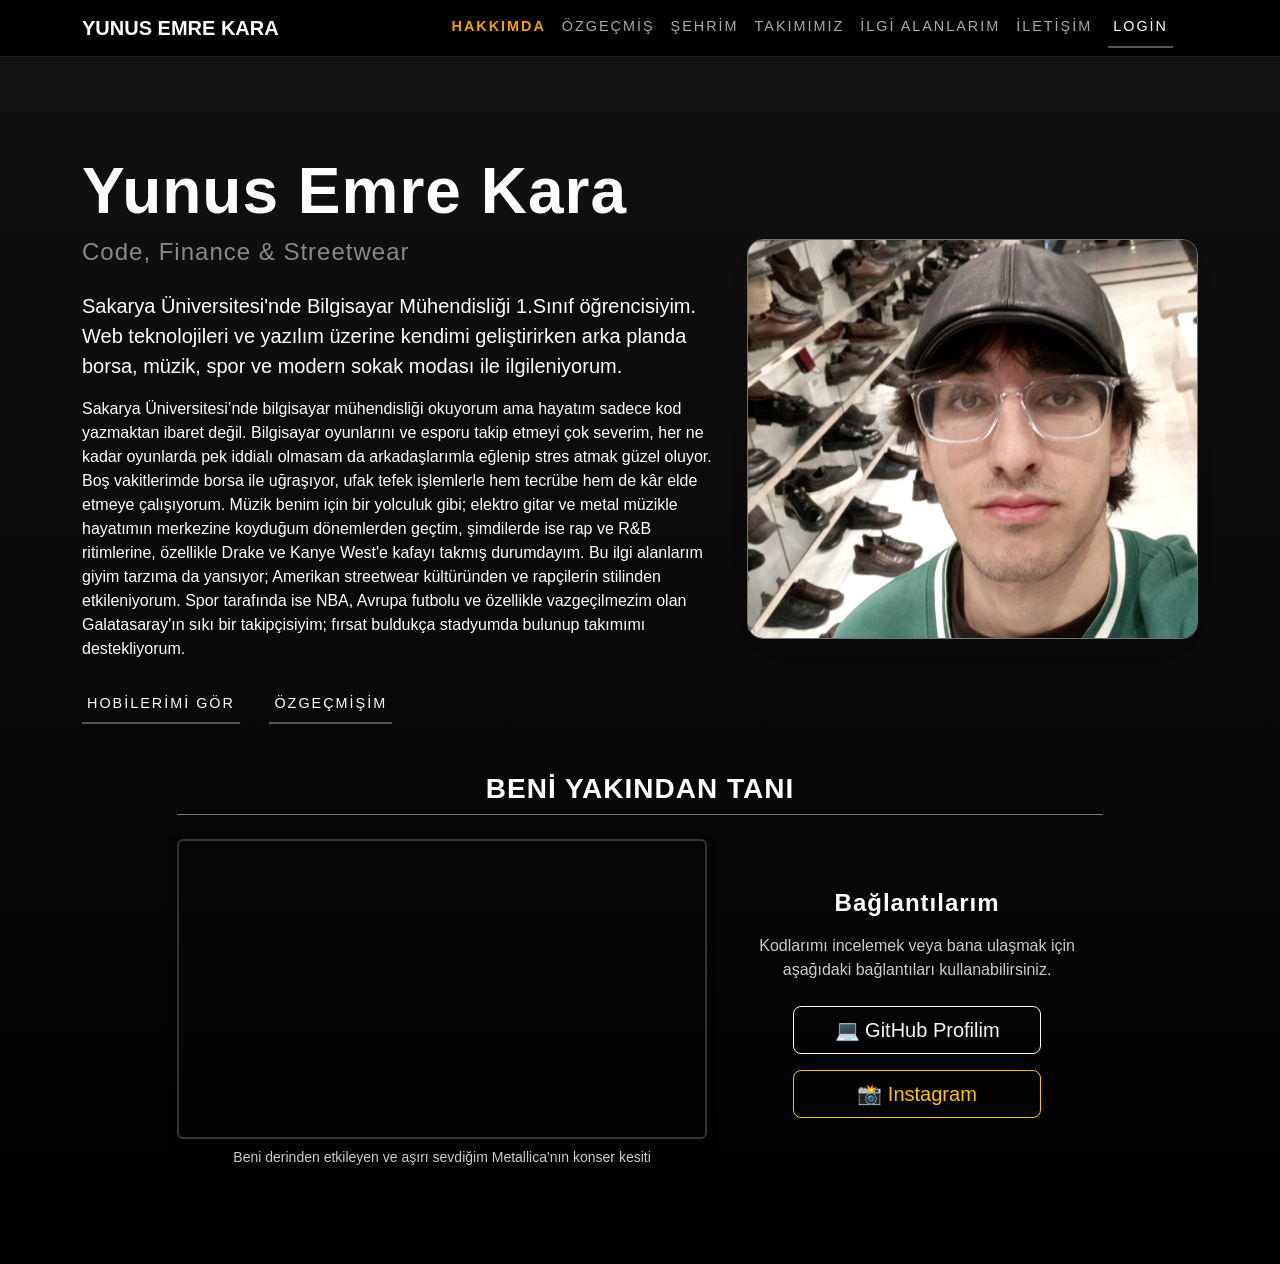
<file: index.html>
<!DOCTYPE html>
<html lang="tr">
<head>
    <meta charset="UTF-8">
    <meta name="viewport" content="width=device-width, initial-scale=1.0">
    <title>Yunus Emre Kara | Web Projesi</title>
    
    <!-- Bootstrap CSS  -->
    <link href="https://cdn.jsdelivr.net/npm/bootstrap@5.3.0/dist/css/bootstrap.min.css" rel="stylesheet">
    
    <!-- Harici CSS dosyası -->
    <link rel="stylesheet" href="style.css">
</head>
<body>

    <!-- Navbar -->
    <nav class="navbar navbar-expand-lg navbar-dark bg-dark">
        <div class="container">
            <a class="navbar-brand fw-bold" href="index.html">YUNUS EMRE KARA</a>
            <button class="navbar-toggler" type="button" data-bs-toggle="collapse" data-bs-target="#navbarNav">
                <span class="navbar-toggler-icon"></span>
            </button>
            <div class="collapse navbar-collapse" id="navbarNav">
                <ul class="navbar-nav ms-auto">
                    <li class="nav-item"><a class="nav-link active" href="index.html">Hakkımda</a></li>
                    <li class="nav-item"><a class="nav-link" href="ozgecmis.html">Özgeçmiş</a></li>
                    <li class="nav-item"><a class="nav-link" href="istanbul.html">Şehrim</a></li>
                    <li class="nav-item"><a class="nav-link" href="takimimiz.html">Takımımız</a></li>
                    <li class="nav-item"><a class="nav-link" href="ilgialanlarim.html">İlgi Alanlarım</a></li>
                    <li class="nav-item"><a class="nav-link" href="iletisim.html">İletişim</a></li>
                    <li class="nav-item"><a class="nav-link btn btn-primary text-white ms-lg-2" href="login.php">Login</a></li>
                </ul>
            </div>
        </div>
    </nav>

    <!-- Ana İçerik Alanı -->
<div class="container mt-5 py-5">
    <div class="row align-items-center">
        <!-- Sol tarafa Tanıtım paragrafları yazdım -->
        <div class="col-md-7 text-start">
            <h1 class="display-3 fw-bold">Yunus Emre Kara</h1>
            <h2 class="h4 text-primary mb-4">Code, Finance & Streetwear</h2>
            <p class="lead">
                Sakarya Üniversitesi'nde Bilgisayar Mühendisliği 1.Sınıf öğrencisiyim. 
                Web teknolojileri ve yazılım üzerine kendimi geliştirirken arka planda borsa,
                 müzik, spor ve modern sokak modası ile ilgileniyorum.
            </p>
            <p>
                Sakarya Üniversitesi’nde bilgisayar mühendisliği okuyorum ama hayatım sadece kod yazmaktan ibaret değil.
                 Bilgisayar oyunlarını ve esporu takip etmeyi çok severim, her ne kadar oyunlarda pek iddialı olmasam da arkadaşlarımla eğlenip stres atmak güzel oluyor.
                  Boş vakitlerimde borsa ile uğraşıyor, ufak tefek işlemlerle hem tecrübe hem de kâr elde etmeye çalışıyorum.

                 Müzik benim için bir yolculuk gibi; elektro gitar ve metal müzikle hayatımın merkezine koyduğum dönemlerden geçtim, şimdilerde ise rap ve R&B ritimlerine, özellikle Drake ve Kanye West'e kafayı takmış durumdayım. 
                 Bu ilgi alanlarım giyim tarzıma da yansıyor; Amerikan streetwear kültüründen ve rapçilerin stilinden etkileniyorum.
                  Spor tarafında ise NBA, Avrupa futbolu ve özellikle vazgeçilmezim olan Galatasaray'ın sıkı bir takipçisiyim; fırsat buldukça stadyumda bulunup takımımı destekliyorum.

            </p>
            <!-- Buton ekledim daha rahat ulaşılsın diye -->
            <div class="mt-4">
                <a href="ilgialanlarim.html" class="btn btn-primary">Hobilerimi Gör</a>
                <a href="ozgecmis.html" class="btn btn-primary">Özgeçmişim</a>
            </div>
        </div> 

        <!-- Sağ taraf Profil Fotoğrafı kısmı -->
        <div class="col-md-5 text-center mt-4 mt-md-0">
            <img src="img/profil.jpeg" alt="Yunus Emre Kara" class="img-fluid rounded-4 shadow-lg border border-secondary" style="max-height: 400px; width: 100%; object-fit: cover;">
        </div>
    </div> 

    <!-- youtube ve insta-github bağlantıları ekledim  -->
    <div class="row justify-content-center mt-5 mb-5">
        <div class="col-md-10">
            <h3 class="mb-4 border-bottom border-secondary pb-2 text-uppercase text-center">Beni Yakından Tanı</h3>
            
            <div class="row align-items-center">
                <!-- Video Alanı -->
                <div class="col-md-7 mb-4 mb-md-0">
                    <div class="ratio ratio-16x9 rounded" style="border: 2px solid #333; box-shadow: 0 4px 8px rgba(0,0,0,0.5);">
                        
                        <iframe src="https://www.youtube.com/embed/_W7wqQwa-TU" title="Kişisel Video" allowfullscreen></iframe>
                    </div>
                    <small class="mt-2 d-block text-center" style="color: #cccccc;">Beni derinden etkileyen ve aşırı sevdiğim Metallica'nın konser kesiti</small>
                </div>

                <!-- Bağlantılar (İnstagram-GitHub) -->
                <div class="col-md-5 text-center">
                    <h4 class="mb-3">Bağlantılarım</h4>
                    <p class="mb-4" style="color: #cccccc;">Kodlarımı incelemek veya bana ulaşmak için aşağıdaki bağlantıları kullanabilirsiniz.</p>
                    
                    <div class="d-grid gap-3 col-8 mx-auto">
                        <!-- GitHub Linki -->
                        <a href="https://github.com/YunusEmreKara00" target="_blank" class="btn btn-outline-light btn-lg">
                            💻 GitHub Profilim
                        </a>
                        <!-- Instagram Linki -->
                        <a href="https://www.instagram.com/ynsem00/" target="_blank" class="btn btn-outline-warning btn-lg">
                            📸 Instagram
                        </a>
                    </div>
                </div>
            </div>
        </div>
    </div>

    <!-- Bootstrap JS (Menülerin çalışması için gerekiyor.) -->
    <script src="https://cdn.jsdelivr.net/npm/bootstrap@5.3.0/dist/js/bootstrap.bundle.min.js"></script>
</body>
</html>
</file>
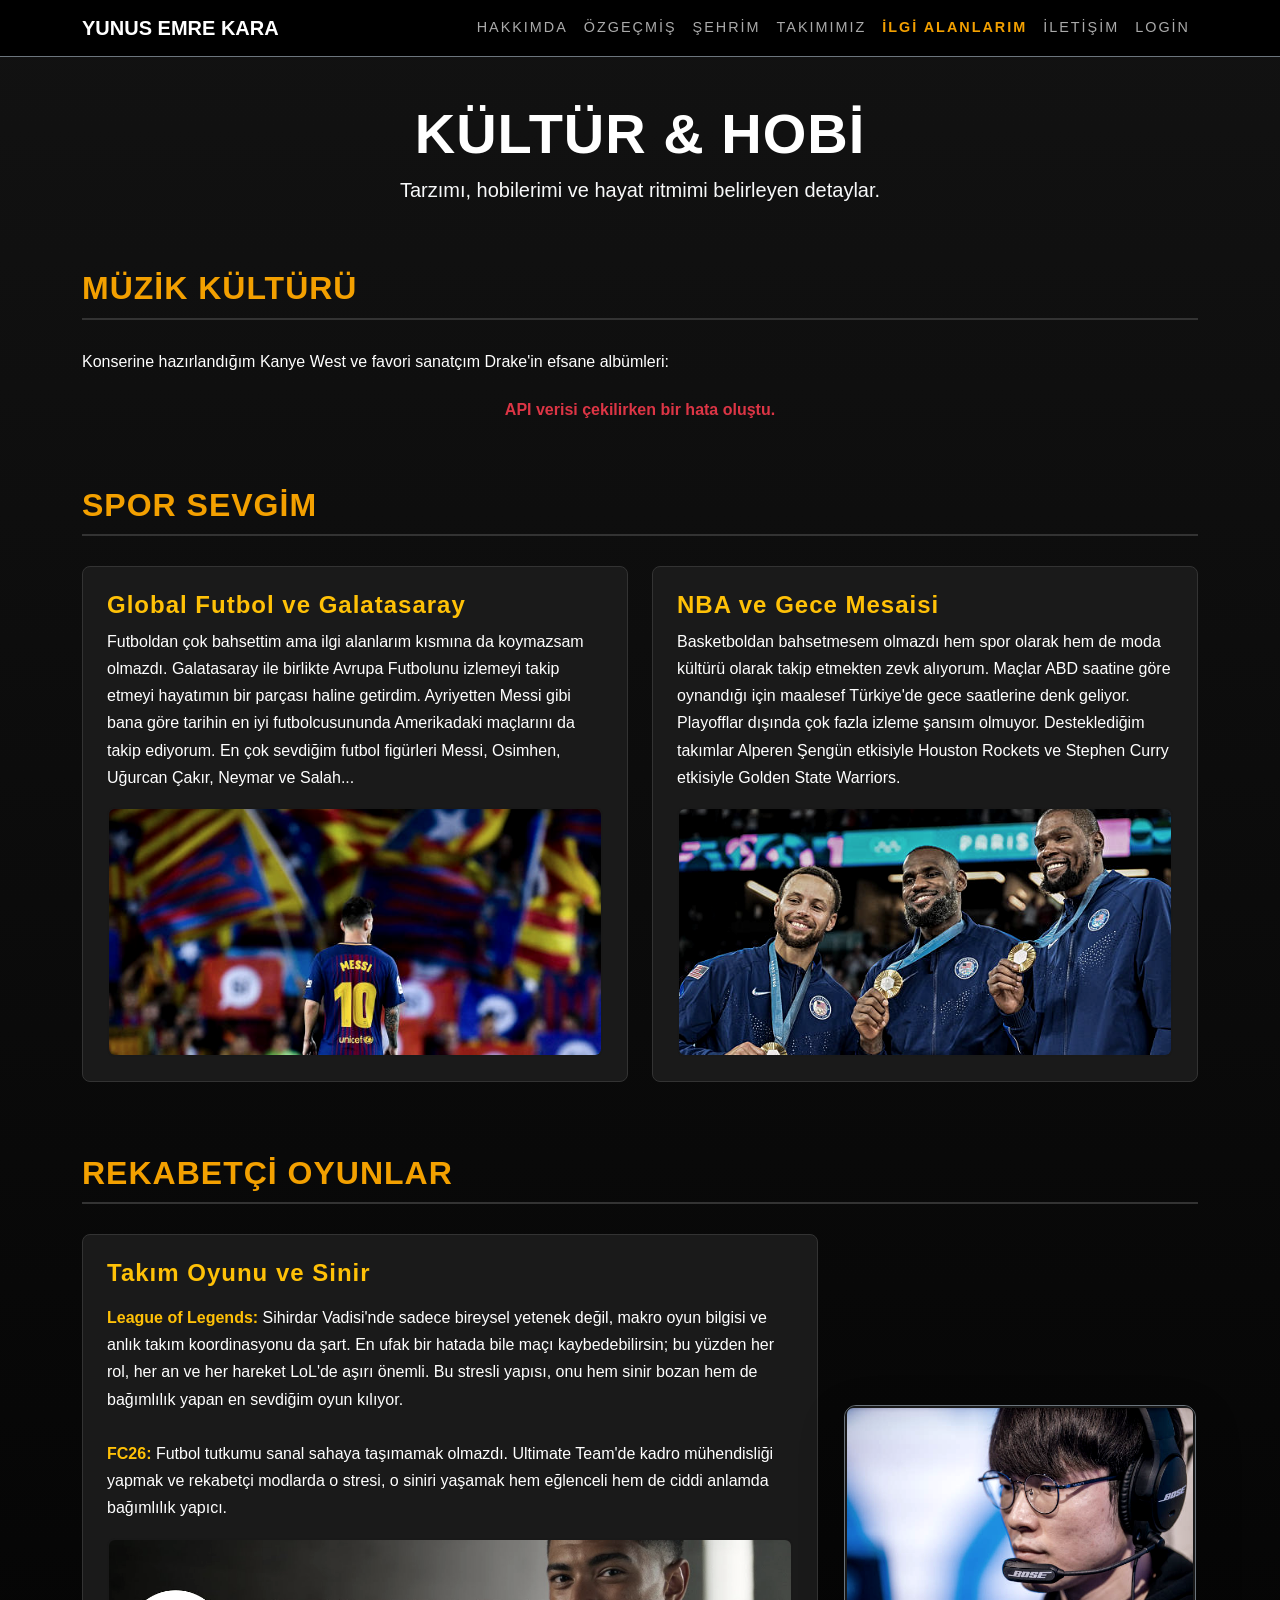
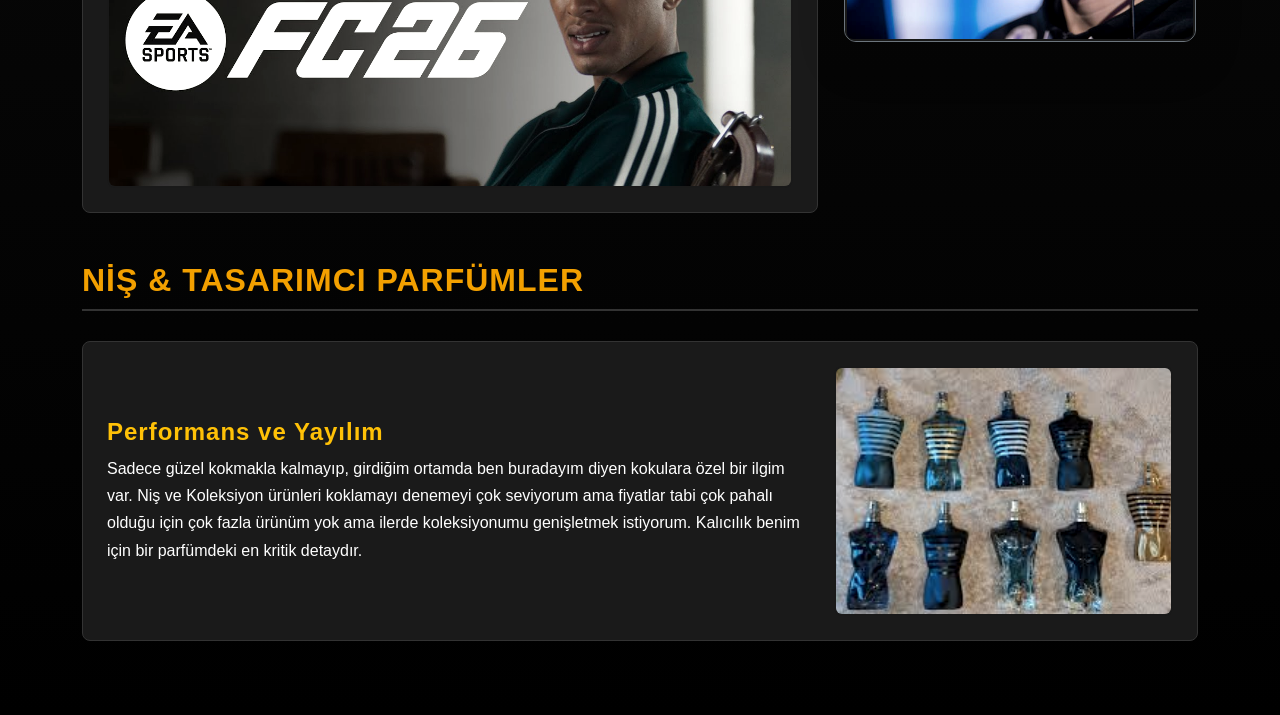
<file: ilgialanlarim.html>
<!DOCTYPE html>
<html lang="tr">
<head>
    <meta charset="UTF-8">
    <meta name="viewport" content="width=device-width, initial-scale=1.0">
    <title>İlgi Alanlarım - Yunus Emre Kara</title>
    
    <link href="https://cdn.jsdelivr.net/npm/bootstrap@5.3.0/dist/css/bootstrap.min.css" rel="stylesheet">
    
    <link rel="stylesheet" href="style.css">
</head>
<body>

    <nav class="navbar navbar-expand-lg navbar-dark bg-dark fixed-top border-bottom border-secondary">
        <div class="container">
            <a class="navbar-brand fw-bold" href="index.html">YUNUS EMRE KARA</a>
            <button class="navbar-toggler" type="button" data-bs-toggle="collapse" data-bs-target="#navbarNav">
                <span class="navbar-toggler-icon"></span>
            </button>
            <div class="collapse navbar-collapse" id="navbarNav">
                <ul class="navbar-nav ms-auto">
                    <li class="nav-item"><a class="nav-link" href="index.html">Hakkımda</a></li>
                    <li class="nav-item"><a class="nav-link" href="ozgecmis.html">Özgeçmiş</a></li>
                    <li class="nav-item"><a class="nav-link" href="istanbul.html">Şehrim</a></li>
                    <li class="nav-item"><a class="nav-link" href="takimimiz.html">Takımımız</a></li>
                    <li class="nav-item"><a class="nav-link active" href="ilgialanlarim.html">İlgi Alanlarım</a></li>
                    <li class="nav-item"><a class="nav-link" href="iletisim.html">İletişim</a></li>
                    <li class="nav-item"><a class="nav-link" href="login.php">Login</a></li>
                </ul>
            </div>
        </div>
    </nav>

    <div class="container" style="margin-top: 100px; margin-bottom: 50px;">
        
        <header class="row text-center mb-5">
            <div class="col-12">
                <h1 class="display-4 fw-bold text-white">KÜLTÜR & HOBİ</h1>
                <p class="lead text-light">Tarzımı, hobilerimi ve hayat ritmimi belirleyen detaylar.</p>
            </div>
        </header>

        <section class="mb-5">
            <h2 class="section-title">Müzik Kültürü </h2>
            <p class="mb-4 text-white">Konserine hazırlandığım Kanye West ve favori sanatçım Drake'in efsane albümleri:</p>
            <div id="kanye-albums" class="row">
                <div class="col-12 text-center" id="loading-message">
                    <div class="spinner-border text-warning" role="status"></div>
                    <p class="mt-2 text-white">API'den veriler çekiliyor...</p>
                </div>
            </div>
        </section>

        <section class="mb-5">
            <h2 class="section-title">Spor Sevgim</h2>
            <div class="row align-items-stretch">
                <div class="col-md-6 mb-4">
                    <div class="interest-card p-4 d-flex flex-column h-100">
                        <h4 class="text-warning">Global Futbol ve Galatasaray</h4>
                        <p class="text-white mb-3" style="line-height: 1.7;">
                            Futboldan çok bahsettim ama ilgi alanlarım kısmına da koymazsam olmazdı. Galatasaray ile birlikte Avrupa Futbolunu izlemeyi takip etmeyi hayatımın bir parçası haline getirdim. Ayriyetten Messi gibi bana göre tarihin en iyi futbolcusununda Amerikadaki maçlarını da takip ediyorum. En çok sevdiğim futbol figürleri Messi, Osimhen, Uğurcan Çakır, Neymar ve Salah...
                        </p>
                        <img src="img/futbol.jpg" alt="Futbol" class="card-img-custom mt-auto">
                    </div>
                </div>

                <div class="col-md-6 mb-4">
                    <div class="interest-card p-4 d-flex flex-column h-100">
                        <h4 class="text-warning">NBA ve Gece Mesaisi</h4>
                        <p class="text-white mb-3" style="line-height: 1.7;">
                            Basketboldan bahsetmesem olmazdı hem spor olarak hem de moda kültürü olarak takip etmekten zevk alıyorum. Maçlar ABD saatine göre oynandığı için maalesef Türkiye'de gece saatlerine denk geliyor. Playofflar dışında çok fazla izleme şansım olmuyor. Desteklediğim takımlar Alperen Şengün etkisiyle Houston Rockets ve Stephen Curry etkisiyle Golden State Warriors.
                        </p>
                        <img src="img/nba.jpg" alt="NBA" class="card-img-custom mt-auto">
                    </div>
                </div>
            </div>
        </section>

        <section class="mb-5">
            <h2 class="section-title">Rekabetçi Oyunlar</h2>
            <div class="row g-4 align-items-center"> 
                <div class="col-md-8">
                    <div class="interest-card p-4">
                        <h4 class="text-warning mb-3">Takım Oyunu ve Sinir</h4>
                        <p style="line-height: 1.7;">
                            <strong class="text-warning">League of Legends:</strong> Sihirdar Vadisi'nde sadece bireysel yetenek değil, makro oyun bilgisi ve anlık takım koordinasyonu da şart. En ufak bir hatada bile maçı kaybedebilirsin; bu yüzden her rol, her an ve her hareket LoL'de aşırı önemli. Bu stresli yapısı, onu hem sinir bozan hem de bağımlılık yapan en sevdiğim oyun kılıyor.
                            <br><br>
                            <strong class="text-warning">FC26:</strong> Futbol tutkumu sanal sahaya taşımamak olmazdı. Ultimate Team'de kadro mühendisliği yapmak ve rekabetçi modlarda o stresi, o siniri yaşamak hem eğlenceli hem de ciddi anlamda bağımlılık yapıcı.
                        </p>
                        <img src="img/gaming.jpg" alt="EA FC 26" class="card-img-custom mt-auto">
                    </div>
                </div>

                <div class="col-md-4 d-flex justify-content-center">
                    <div class="interest-card border-secondary overflow-hidden d-inline-block p-0 shadow-lg" style="border-radius: 12px; width: auto; height: auto;">
                        <img src="img/gaming2.jpg" alt="LoL" class="img-fluid" style="width: 100%; max-width: 350px; height: auto; object-fit: contain; display: block; margin: 0 auto;">
                    </div>
                </div>
            </div>
        </section>

        <section class="mb-5">
            <h2 class="section-title">Niş & Tasarımcı Parfümler</h2>
            <div class="row">
                <div class="col-12 mb-4">
                    <div class="interest-card p-4">
                        <div class="row align-items-center h-100">
                            <div class="col-md-8">
                                <h4 class="text-warning">Performans ve Yayılım</h4>
                                <p class="text-white mb-0" style="line-height: 1.7;">
                                    Sadece güzel kokmakla kalmayıp, girdiğim ortamda ben buradayım diyen kokulara özel bir ilgim var. Niş ve Koleksiyon ürünleri koklamayı denemeyi çok seviyorum ama fiyatlar tabi çok pahalı olduğu için çok fazla ürünüm yok ama ilerde koleksiyonumu genişletmek istiyorum. Kalıcılık benim için bir parfümdeki en kritik detaydır. 
                                </p>
                            </div>
                            <div class="col-md-4 mt-4 mt-md-0">
                                <img src="img/parfum.jpeg" alt="Parfümler" class="card-img-horizontal">
                            </div>
                        </div>
                    </div>
                </div>
            </div>
        </section>

    </div>

    <script>
        // DOM yüklendikten sonra API isteklerini başlatıyorum
        document.addEventListener('DOMContentLoaded', function() {
            
            // iTunes API üzerinden müzik albümü verilerini çekmek için endpointler
            const kanyeGraduation = 'https://itunes.apple.com/search?term=kanye+west+graduation&entity=album&limit=1';
            const kanyeLateReg = 'https://itunes.apple.com/search?term=kanye+west+late+registration&entity=album&limit=1';
            const drakeUrl = 'https://itunes.apple.com/search?term=drake&entity=album&limit=2';
            
            // Performans için Promise.all kullanarak 3 ayrı API isteğini asenkron ve eşzamanlı çekiyorum
            Promise.all([
                fetch(kanyeGraduation).then(response => response.json()),
                fetch(kanyeLateReg).then(response => response.json()),
                fetch(drakeUrl).then(response => response.json())
            ])
            .then(dataArray => {
                const albumsContainer = document.getElementById('kanye-albums');
                const loadingMessage = document.getElementById('loading-message');
                
                // Veriler gelince yükleniyor animasyonunu gizledim
                loadingMessage.style.display = 'none';
                
                // ES6 Spread operatörü ile 3 farklı API cevabını tek bir dizide birleştirdim
                const combinedAlbums = [
                    ...dataArray[0].results, 
                    ...dataArray[1].results, 
                    ...dataArray[2].results
                ];
                
                // Gelen verileri döngüye sokup HTML kartlarına dönüştürüyorum
                combinedAlbums.forEach(album => {
                    // API'den gelen 100x100 resimleri string manipülasyonu ile 600x600 HD kaliteye çevirdim
                    const imageUrl = album.artworkUrl100.replace('100x100bb', '600x600bb');
                    
                    const cardHtml = `
                        <div class="col-md-3 col-sm-6 mb-4">
                            <div class="interest-card border-secondary">
                                <img src="${imageUrl}" class="api-image" alt="${album.collectionName}">
                                <div class="p-3 text-center">
                                    <h5 class="text-white fs-6 mb-1 fw-bold">${album.collectionName}</h5>
                                    <p class="text-warning small mb-0">${album.artistName} • ${new Date(album.releaseDate).getFullYear()}</p>
                                </div>
                            </div>
                        </div>
                    `;
                    albumsContainer.innerHTML += cardHtml;
                });
            })
            .catch(error => {
                // Herhangi bir API hatasında projeyi patlatmamak için hata yakalama 
                console.error('API Hatası:', error);
                document.getElementById('loading-message').innerHTML = '<p class="text-danger fw-bold">API verisi çekilirken bir hata oluştu.</p>';
            });
        });
    </script>
    <script src="https://cdn.jsdelivr.net/npm/bootstrap@5.3.0/dist/js/bootstrap.bundle.min.js"></script>
</body>
</html>
</file>
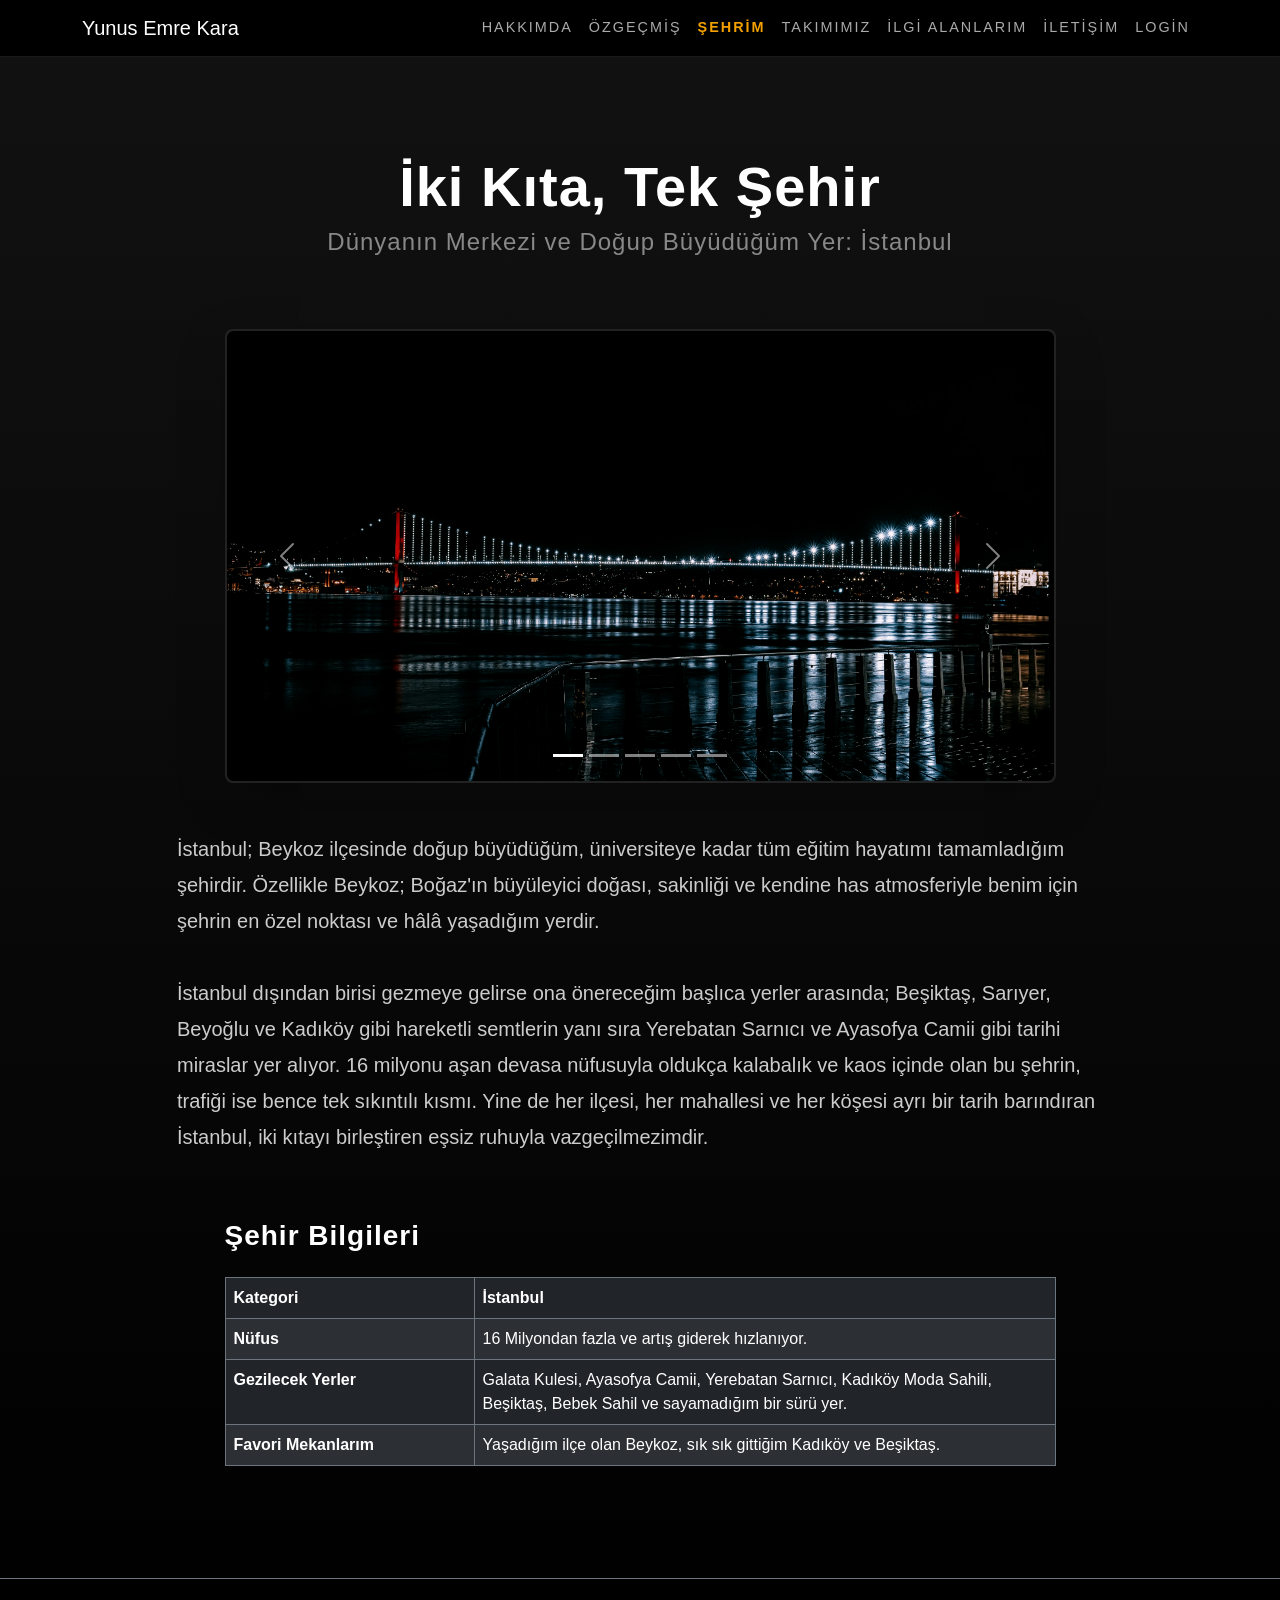
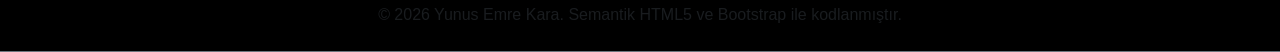
<file: istanbul.html>
<!DOCTYPE html>
<html lang="tr">
<head>
    <meta charset="UTF-8">
    <meta name="viewport" content="width=device-width, initial-scale=1.0">
    <title>Şehrim: İstanbul | Yunus Emre Kara</title>
    
    <link href="https://cdn.jsdelivr.net/npm/bootstrap@5.3.0/dist/css/bootstrap.min.css" rel="stylesheet">
    
    <link rel="stylesheet" href="style.css">
</head>
<body>

    <nav class="navbar navbar-expand-lg navbar-dark bg-dark">
        <div class="container">
            <a class="navbar-brand" href="index.html">Yunus Emre Kara</a>
            <button class="navbar-toggler" type="button" data-bs-toggle="collapse" data-bs-target="#navbarNav">
                <span class="navbar-toggler-icon"></span>
            </button>
            <div class="collapse navbar-collapse" id="navbarNav">
                <ul class="navbar-nav ms-auto">
                    <li class="nav-item"><a class="nav-link" href="index.html">Hakkımda</a></li>
                    <li class="nav-item"><a class="nav-link" href="ozgecmis.html">Özgeçmiş</a></li>
                    <li class="nav-item"><a class="nav-link active" href="istanbul.html">Şehrim</a></li>
                    <li class="nav-item"><a class="nav-link" href="takimimiz.html">Takımımız</a></li>
                    <li class="nav-item"><a class="nav-link" href="ilgialanlarim.html">İlgi Alanlarım</a></li>
                    <li class="nav-item"><a class="nav-link" href="iletisim.html">İletişim</a></li>
                    <li class="nav-item"><a class="nav-link" href="login.php">Login</a></li>
                </ul>
            </div>
        </div>
    </nav>

    <main class="container mt-5 py-5">
        <header class="row text-center mb-5">
            <h1 class="display-4 fw-bold">İki Kıta, Tek Şehir</h1>
            <h2 class="h4 text-primary mb-4">Dünyanın Merkezi ve Doğup Büyüdüğüm Yer: İstanbul</h2>
        </header>

        <section class="row justify-content-center mb-5">
            <div class="col-md-9">
                <div id="istanbulSlider" class="carousel slide shadow-lg" data-bs-ride="carousel">
    <div class="carousel-indicators">
        <button type="button" data-bs-target="#istanbulSlider" data-bs-slide-to="0" class="active" aria-current="true" aria-label="Slide 1"></button>
        <button type="button" data-bs-target="#istanbulSlider" data-bs-slide-to="1" aria-label="Slide 2"></button>
        <button type="button" data-bs-target="#istanbulSlider" data-bs-slide-to="2" aria-label="Slide 3"></button>
        <button type="button" data-bs-target="#istanbulSlider" data-bs-slide-to="3" aria-label="Slide 4"></button>
        <button type="button" data-bs-target="#istanbulSlider" data-bs-slide-to="4" aria-label="Slide 5"></button>
    </div>

    <div class="carousel-inner" style="border-radius: 8px; border: 2px solid #222222;">
        
        <div class="carousel-item active" onclick="bootstrap.Carousel.getInstance(document.getElementById('istanbulSlider')).next()" style="cursor: pointer;">
            <img src="img/ist1.jpg" class="d-block w-100" alt="İstanbul 1" style="height: 450px; object-fit: cover; border: none;">
        </div>
        
        <div class="carousel-item" onclick="bootstrap.Carousel.getInstance(document.getElementById('istanbulSlider')).next()" style="cursor: pointer;">
            <img src="img/ist2.jpg" class="d-block w-100" alt="İstanbul 2" style="height: 450px; object-fit: cover; border: none;">
        </div>
        
        <div class="carousel-item" onclick="bootstrap.Carousel.getInstance(document.getElementById('istanbulSlider')).next()" style="cursor: pointer;">
            <img src="img/ist3.jpg" class="d-block w-100" alt="İstanbul 3" style="height: 450px; object-fit: cover; border: none;">
        </div>
        
        <div class="carousel-item" onclick="bootstrap.Carousel.getInstance(document.getElementById('istanbulSlider')).next()" style="cursor: pointer;">
            <img src="img/ist4.jpg" class="d-block w-100" alt="İstanbul 4" style="height: 450px; object-fit: cover; border: none;">
        </div>
        
        <div class="carousel-item" onclick="bootstrap.Carousel.getInstance(document.getElementById('istanbulSlider')).next()" style="cursor: pointer;">
            <img src="img/ist5.jpg" class="d-block w-100" alt="İstanbul 5" style="height: 450px; object-fit: cover; border: none;">
        </div>
    </div>
    
    <button class="carousel-control-prev" type="button" data-bs-target="#istanbulSlider" data-bs-slide="prev">
        <span class="carousel-control-prev-icon" aria-hidden="true"></span>
        <span class="visually-hidden">Önceki</span>
    </button>
    <button class="carousel-control-next" type="button" data-bs-target="#istanbulSlider" data-bs-slide="next">
        <span class="carousel-control-next-icon" aria-hidden="true"></span>
        <span class="visually-hidden">Sonraki</span>
    </button>
</div>
            </div>
        </section>

        <section class="row justify-content-center mb-5">
            <div class="col-md-10 text-center text-md-start">
                <p class="lead" style="color: #cccccc; line-height: 1.8;">
                    İstanbul; Beykoz ilçesinde doğup büyüdüğüm, üniversiteye kadar tüm eğitim hayatımı tamamladığım şehirdir. Özellikle Beykoz; Boğaz'ın büyüleyici doğası, sakinliği ve kendine has atmosferiyle benim için şehrin en özel noktası ve hâlâ yaşadığım yerdir. 
                    <br><br>
                    İstanbul dışından birisi gezmeye gelirse ona önereceğim başlıca yerler arasında; Beşiktaş, Sarıyer, Beyoğlu ve Kadıköy gibi hareketli semtlerin yanı sıra Yerebatan Sarnıcı ve Ayasofya Camii gibi tarihi miraslar yer alıyor. 16 milyonu aşan devasa nüfusuyla oldukça kalabalık ve kaos içinde olan bu şehrin, trafiği ise bence tek sıkıntılı kısmı. Yine de her ilçesi, her mahallesi ve her köşesi ayrı bir tarih barındıran İstanbul, iki kıtayı birleştiren eşsiz ruhuyla vazgeçilmezimdir.
                </p>
            </div>
        </section>

        <section class="row justify-content-center">
            <div class="col-md-9">
                <h3 class="fw-bold mb-4">Şehir Bilgileri</h3>
                <table class="table table-dark table-striped table-bordered border-secondary">
                    <thead>
                        <tr>
                            <th scope="col" style="width: 30%;">Kategori</th>
                            <th scope="col">İstanbul</th>
                        </tr>
                    </thead>
                    <tbody>
                        <tr>
                            <td class="fw-bold">Nüfus</td>
                            <td>16 Milyondan fazla ve artış giderek hızlanıyor.</td>
                        </tr>
                        <tr>
                            <td class="fw-bold">Gezilecek Yerler</td>
                            <td>Galata Kulesi, Ayasofya Camii, Yerebatan Sarnıcı, Kadıköy Moda Sahili, Beşiktaş, Bebek Sahil ve sayamadığım bir sürü yer.</td>
                        </tr>
                        <tr>
                            <td class="fw-bold">Favori Mekanlarım</td>
                            <td>Yaşadığım ilçe olan Beykoz, sık sık gittiğim Kadıköy ve Beşiktaş.</td>
                        </tr>
                    </tbody>
                </table>
            </div>
        </section>
    </main>

    <footer class="bg-dark text-center py-4 border-top border-secondary mt-5">
        <div class="container">
            <p class="mb-0 text-muted">&copy; 2026 Yunus Emre Kara. Semantik HTML5 ve Bootstrap ile kodlanmıştır.</p>
        </div>
    </footer>

    <script src="https://cdn.jsdelivr.net/npm/bootstrap@5.3.0/dist/js/bootstrap.bundle.min.js"></script>
</body>
</html>
</file>
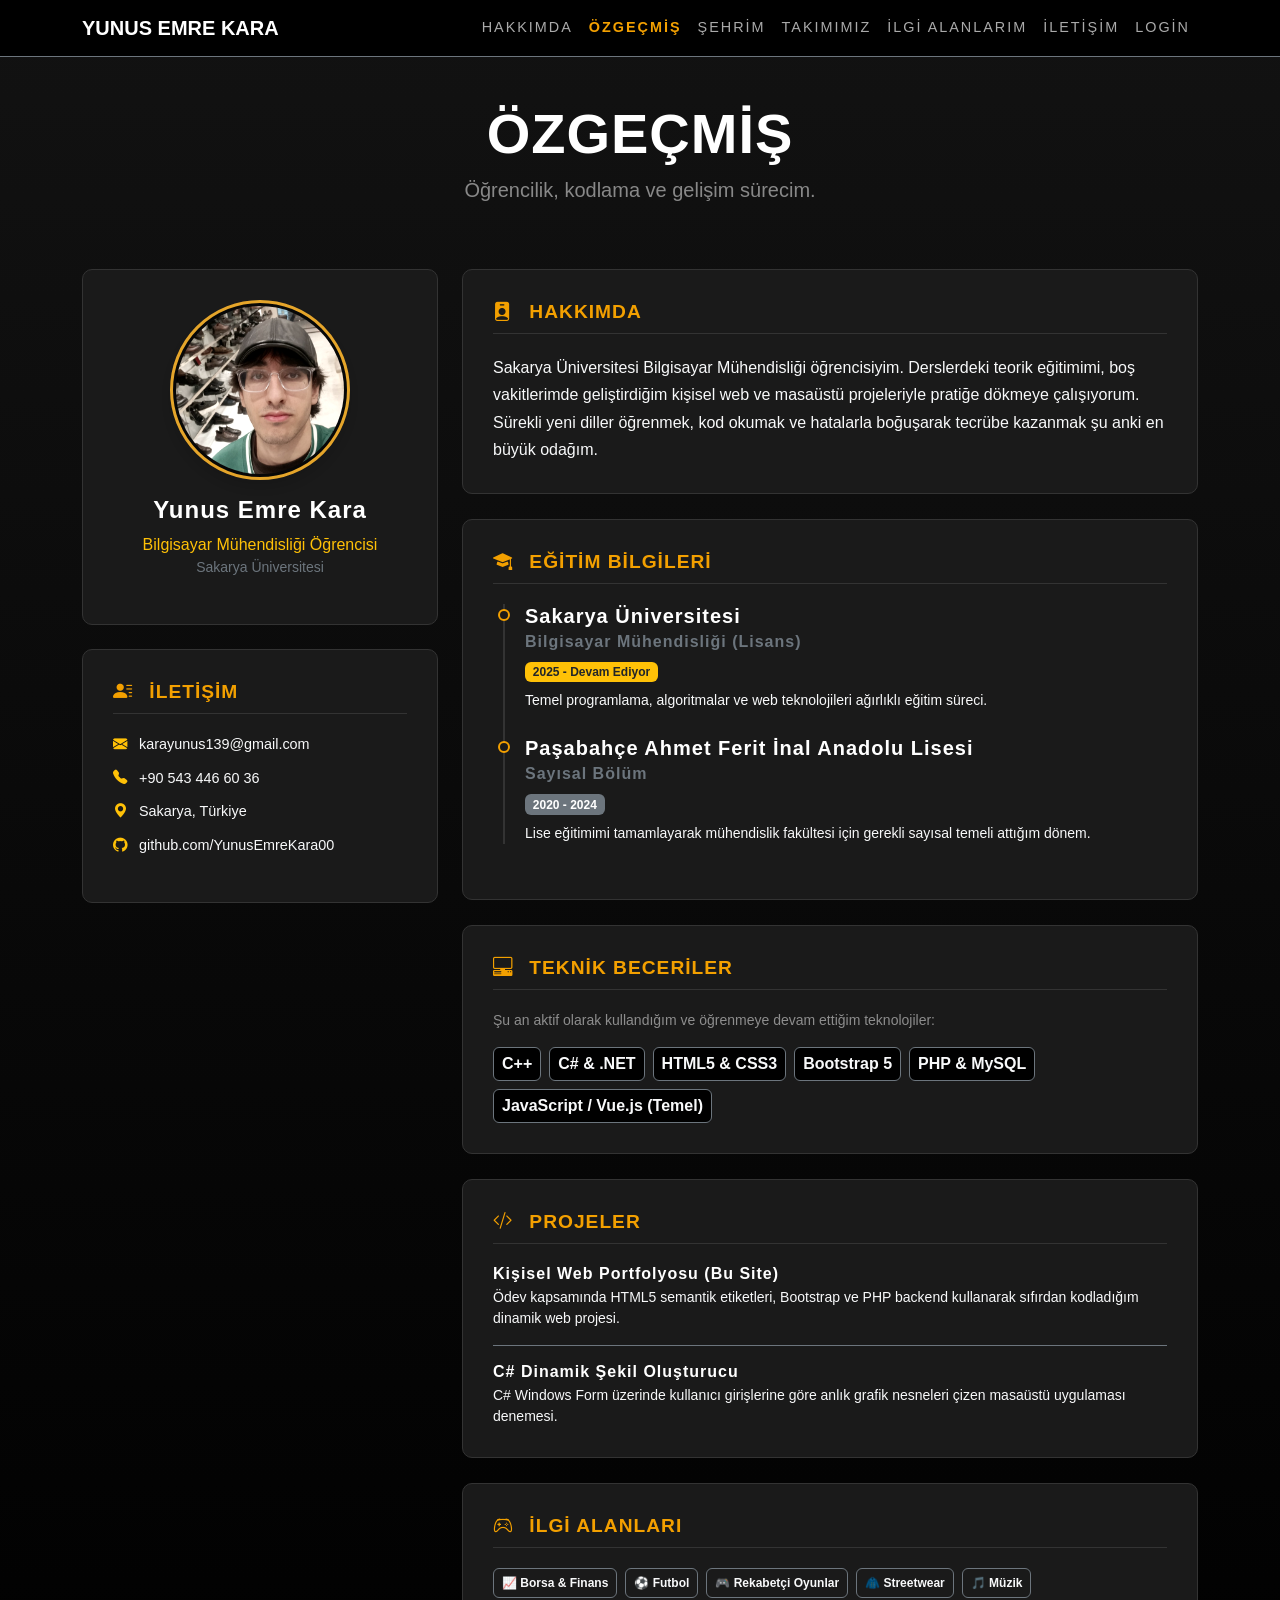
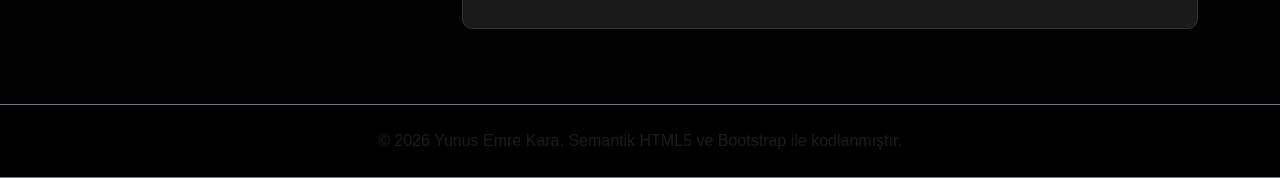
<file: ozgecmis.html>
<!DOCTYPE html>
<html lang="tr">
<head>
    <meta charset="UTF-8">
    <meta name="viewport" content="width=device-width, initial-scale=1.0">
    <title>Özgeçmiş - Yunus Emre Kara</title>
    
    <link href="https://cdn.jsdelivr.net/npm/bootstrap@5.3.0/dist/css/bootstrap.min.css" rel="stylesheet">
    <link rel="stylesheet" href="https://cdn.jsdelivr.net/npm/bootstrap-icons@1.11.1/font/bootstrap-icons.css">
    
    <link rel="stylesheet" href="style.css">
</head>
<body>

    <nav class="navbar navbar-expand-lg navbar-dark bg-dark fixed-top border-bottom border-secondary">
        <div class="container">
            <a class="navbar-brand fw-bold" href="index.html">YUNUS EMRE KARA</a>
            <button class="navbar-toggler" type="button" data-bs-toggle="collapse" data-bs-target="#navbarNav">
                <span class="navbar-toggler-icon"></span>
            </button>
            <div class="collapse navbar-collapse" id="navbarNav">
                <ul class="navbar-nav ms-auto">
                    <li class="nav-item"><a class="nav-link" href="index.html">Hakkımda</a></li>
                    <li class="nav-item"><a class="nav-link active" href="ozgecmis.html">Özgeçmiş</a></li>
                    <li class="nav-item"><a class="nav-link" href="istanbul.html">Şehrim</a></li>
                    <li class="nav-item"><a class="nav-link" href="takimimiz.html">Takımımız</a></li>
                    <li class="nav-item"><a class="nav-link" href="ilgialanlarim.html">İlgi Alanlarım</a></li>
                    <li class="nav-item"><a class="nav-link" href="iletisim.html">İletişim</a></li>
                    <li class="nav-item"><a class="nav-link" href="login.php">Login</a></li>
                </ul>
            </div>
        </div>
    </nav>

    <main class="container" style="margin-top: 100px; margin-bottom: 50px;">
        
        <header class="row text-center mb-5">
            <div class="col-12">
                <h1 class="display-4 fw-bold text-white">ÖZGEÇMİŞ</h1>
                <p class="lead text-white-50">Öğrencilik, kodlama ve gelişim sürecim.</p>
            </div>
        </header>

        <div class="row">
            
            <aside class="col-lg-4 mb-4">
                <div class="position-sticky" style="top: 100px;">
                    <section class="cv-card text-center mb-4">
                        <img src="img/profil.jpeg" alt="Yunus Emre Kara" class="rounded-circle profile-img mb-3 shadow">
                        <h3 class="h4 text-white fw-bold">Yunus Emre Kara</h3>
                        <p class="text-warning mb-0">Bilgisayar Mühendisliği Öğrencisi</p>
                        <p class="text-secondary small">Sakarya Üniversitesi</p>
                    </section>

                    <section class="cv-card">
                        <h4 class="cv-title"><i class="bi bi-person-lines-fill icon-warning"></i> İletişim</h4>
                        <ul class="contact-list p-0 text-light">
                            <li><i class="bi bi-envelope-fill text-warning me-2"></i> karayunus139@gmail.com</li>
                            <li><i class="bi bi-telephone-fill text-warning me-2"></i> +90 543 446 60 36</li>
                            <li><i class="bi bi-geo-alt-fill text-warning me-2"></i> Sakarya, Türkiye</li>
                            <li><i class="bi bi-github text-warning me-2"></i> github.com/YunusEmreKara00</li>
                        </ul>
                    </section>
                </div>
            </aside>

            <div class="col-lg-8">
                
                <section class="cv-card">
                    <h4 class="cv-title"><i class="bi bi-person-badge-fill icon-warning"></i> Hakkımda</h4>
                    <p class="text-light mb-0" style="line-height: 1.7;">
                        Sakarya Üniversitesi Bilgisayar Mühendisliği öğrencisiyim. Derslerdeki teorik eğitimimi, boş vakitlerimde geliştirdiğim kişisel web ve masaüstü projeleriyle pratiğe dökmeye çalışıyorum. Sürekli yeni diller öğrenmek, kod okumak ve hatalarla boğuşarak tecrübe kazanmak şu anki en büyük odağım.
                    </p>
                </section>

                <section class="cv-card">
                    <h4 class="cv-title"><i class="bi bi-mortarboard-fill icon-warning"></i> Eğitim Bilgileri</h4>
                    <div class="timeline">
                        <article class="timeline-item">
                            <h5 class="text-white mb-1">Sakarya Üniversitesi</h5>
                            <h6 class="text-secondary fw-semibold">Bilgisayar Mühendisliği (Lisans)</h6>
                            <span class="badge bg-warning text-dark mb-2">2025 - Devam Ediyor</span>
                            <p class="text-light small mb-0">Temel programlama, algoritmalar ve web teknolojileri ağırlıklı eğitim süreci.</p>
                        </article>
                        
                        <article class="timeline-item">
                            <h5 class="text-white mb-1">Paşabahçe Ahmet Ferit İnal Anadolu Lisesi</h5>
                            <h6 class="text-secondary fw-semibold">Sayısal Bölüm</h6>
                            <span class="badge bg-secondary mb-2">2020 - 2024</span>
                            <p class="text-light small mb-0">Lise eğitimimi tamamlayarak mühendislik fakültesi için gerekli sayısal temeli attığım dönem.</p>
                        </article>
                    </div>
                </section>

                <section class="cv-card">
                    <h4 class="cv-title"><i class="bi bi-pc-display-horizontal icon-warning"></i> Teknik Beceriler</h4>
                    <p class="text-white-50 small mb-3">Şu an aktif olarak kullandığım ve öğrenmeye devam ettiğim teknolojiler:</p>
                    <div class="d-flex flex-wrap gap-2">
                        <span class="badge bg-dark border border-secondary text-light p-2 fs-6">C++</span>
                        <span class="badge bg-dark border border-secondary text-light p-2 fs-6">C# & .NET</span>
                        <span class="badge bg-dark border border-secondary text-light p-2 fs-6">HTML5 & CSS3</span>
                        <span class="badge bg-dark border border-secondary text-light p-2 fs-6">Bootstrap 5</span>
                        <span class="badge bg-dark border border-secondary text-light p-2 fs-6">PHP & MySQL</span>
                        <span class="badge bg-dark border border-secondary text-light p-2 fs-6">JavaScript / Vue.js (Temel)</span>
                    </div>
                </section>

                <section class="cv-card">
                    <h4 class="cv-title"><i class="bi bi-code-slash icon-warning"></i> Projeler</h4>
                    <article class="mb-3 border-bottom border-secondary pb-3">
                        <h6 class="text-white fw-bold mb-1">Kişisel Web Portfolyosu (Bu Site)</h6>
                        <p class="text-light small mb-0">Ödev kapsamında HTML5 semantik etiketleri, Bootstrap ve PHP backend kullanarak sıfırdan kodladığım dinamik web projesi.</p>
                    </article>
                    <article>
                        <h6 class="text-white fw-bold mb-1">C# Dinamik Şekil Oluşturucu</h6>
                        <p class="text-light small mb-0">C# Windows Form üzerinde kullanıcı girişlerine göre anlık grafik nesneleri çizen masaüstü uygulaması denemesi.</p>
                    </article>
                </section>

                <section class="cv-card">
                    <h4 class="cv-title"><i class="bi bi-controller icon-warning"></i> İlgi Alanları</h4>
                    <div class="d-flex flex-wrap gap-2">
                        <span class="badge border border-secondary text-light p-2">📈 Borsa & Finans</span>
                        <span class="badge border border-secondary text-light p-2">⚽ Futbol</span>
                        <span class="badge border border-secondary text-light p-2">🎮 Rekabetçi Oyunlar</span>
                        <span class="badge border border-secondary text-light p-2">🧥 Streetwear</span>
                        <span class="badge border border-secondary text-light p-2">🎵 Müzik</span>
                    </div>
                </section>

            </div>
        </div>
    </main>

    <footer class="bg-dark text-center py-4 border-top border-secondary mt-auto">
        <div class="container">
            <p class="mb-0 text-muted">&copy; 2026 Yunus Emre Kara. Semantik HTML5 ve Bootstrap ile kodlanmıştır.</p>
        </div>
    </footer>

    <script src="https://cdn.jsdelivr.net/npm/bootstrap@5.3.0/dist/js/bootstrap.bundle.min.js"></script>
</body>
</html>
</file>
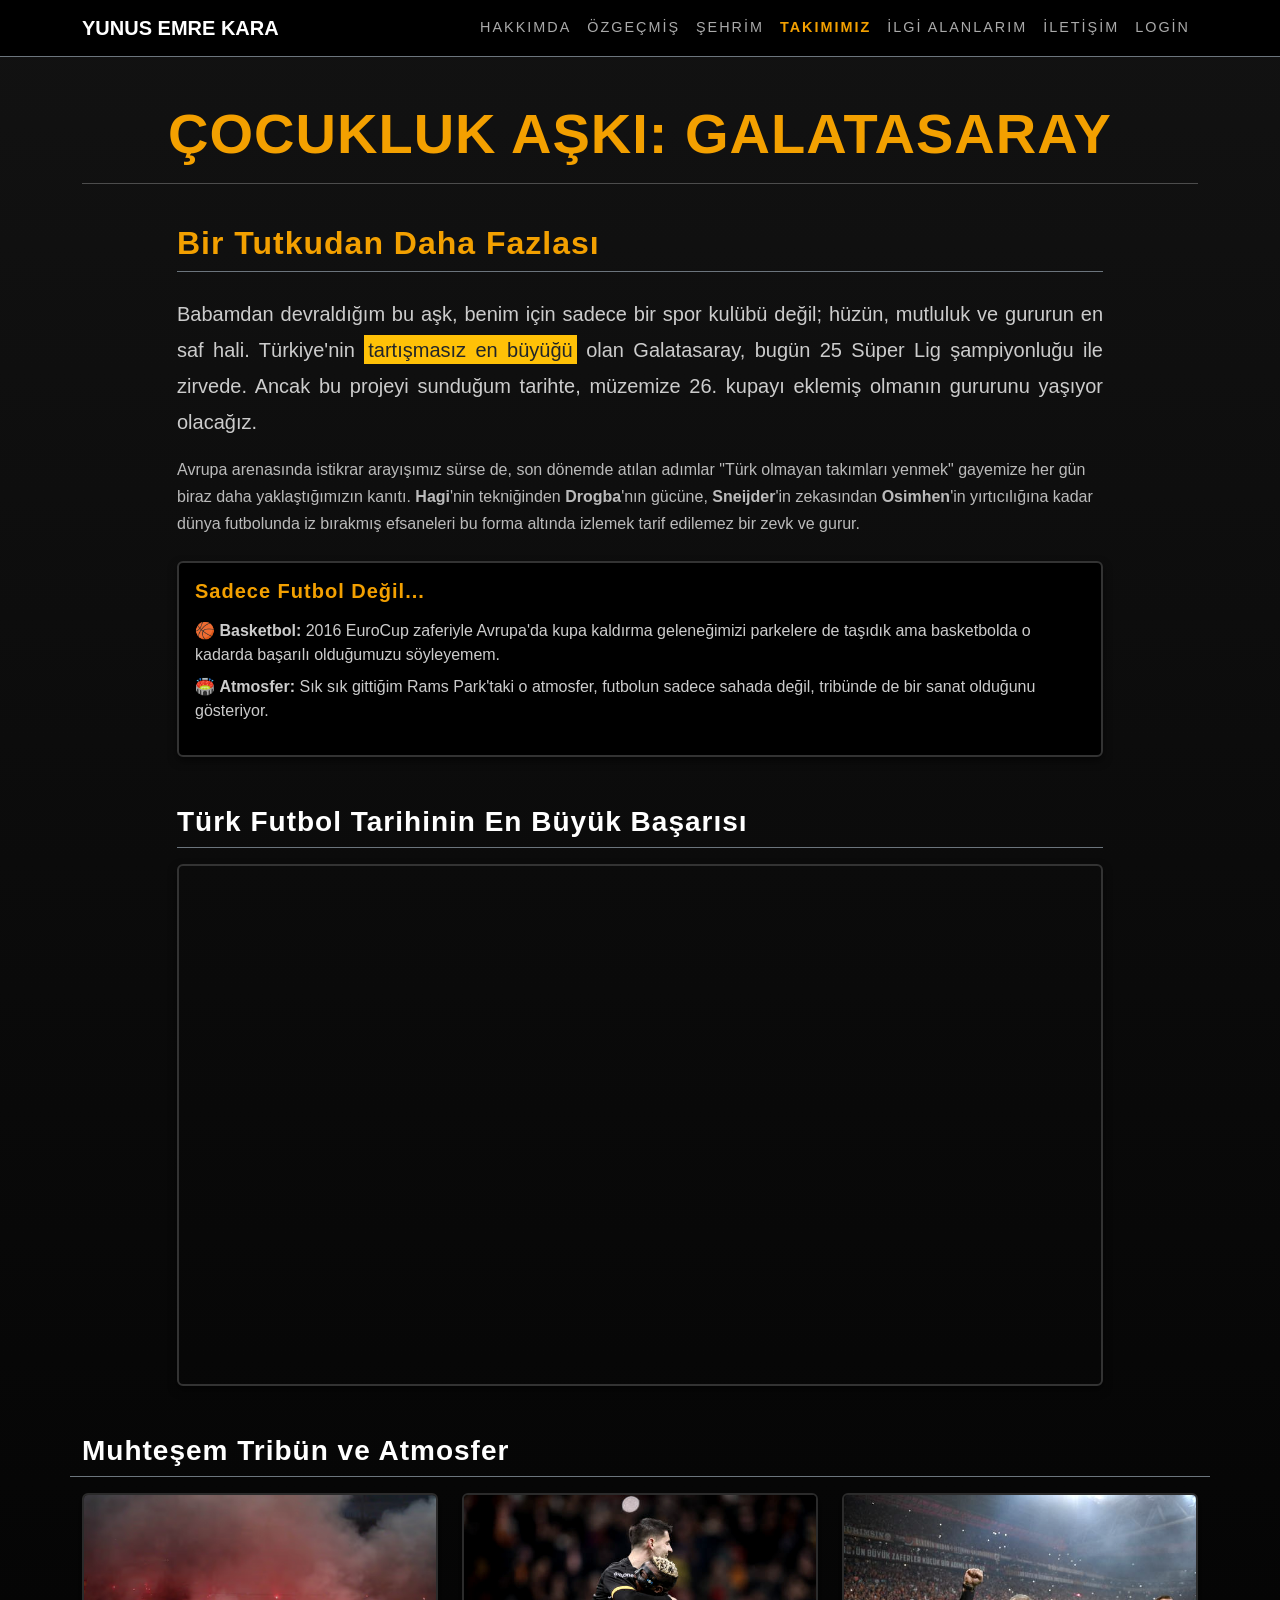
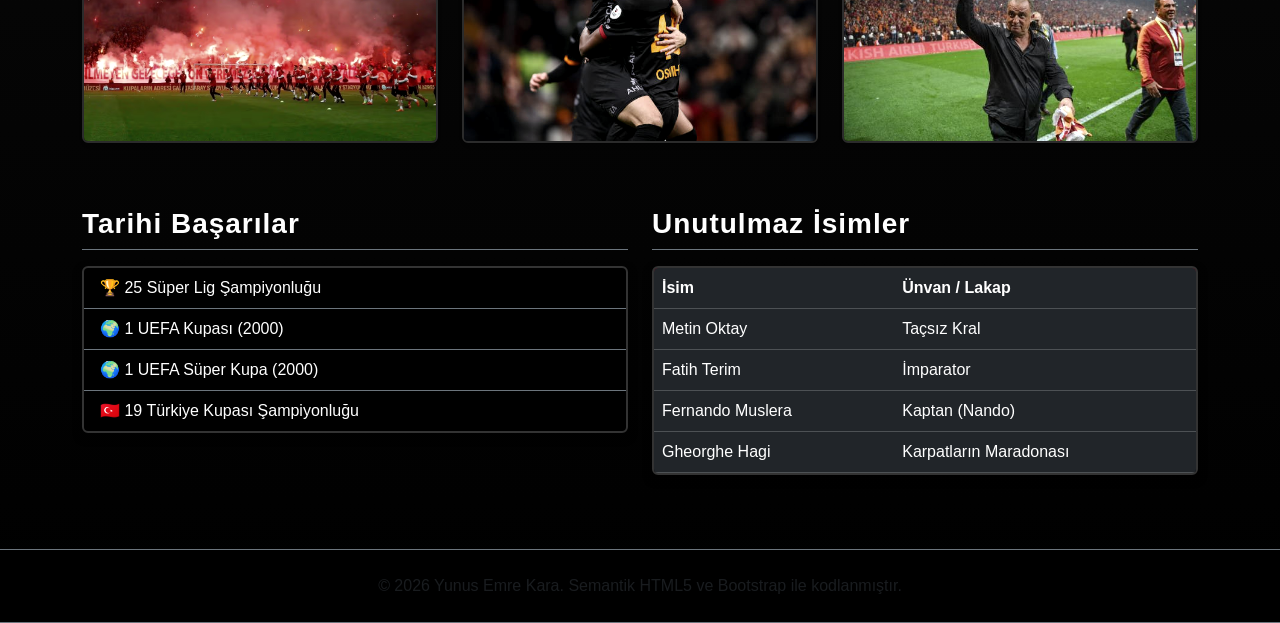
<file: takimimiz.html>
<!DOCTYPE html>
<html lang="tr">
<head>
    <meta charset="UTF-8">
    <meta name="viewport" content="width=device-width, initial-scale=1.0">
    <title>Takımımız - Galatasaray</title>
    
    <link href="https://cdn.jsdelivr.net/npm/bootstrap@5.3.0/dist/css/bootstrap.min.css" rel="stylesheet">
    
    <link rel="stylesheet" href="style.css">
</head>
<body>

    <nav class="navbar navbar-expand-lg navbar-dark bg-dark fixed-top border-bottom border-secondary">
        <div class="container">
            <a class="navbar-brand fw-bold" href="index.html">YUNUS EMRE KARA</a>
            <button class="navbar-toggler" type="button" data-bs-toggle="collapse" data-bs-target="#navbarNav">
                <span class="navbar-toggler-icon"></span>
            </button>
            <div class="collapse navbar-collapse" id="navbarNav">
                <ul class="navbar-nav ms-auto">
                    <li class="nav-item"><a class="nav-link" href="index.html">Hakkımda</a></li>
                    <li class="nav-item"><a class="nav-link" href="ozgecmis.html">Özgeçmiş</a></li>
                    <li class="nav-item"><a class="nav-link" href="istanbul.html">Şehrim</a></li>
                    <li class="nav-item"><a class="nav-link active" href="takimimiz.html">Takımımız</a></li>
                    <li class="nav-item"><a class="nav-link" href="ilgialanlarim.html">İlgi Alanlarım</a></li>
                    <li class="nav-item"><a class="nav-link" href="iletisim.html">İletişim</a></li>
                    <li class="nav-item"><a class="nav-link" href="login.php">Login</a></li>
                </ul>
            </div>
        </div>
    </nav>

    <main class="container" style="margin-top: 100px; margin-bottom: 50px;">
        
        <header class="row mb-4">
            <div class="col-12 text-center">
                <h1 class="display-4 fw-bold text-uppercase gs-text">Çocukluk Aşkı: Galatasaray</h1>
                <hr class="bg-secondary">
            </div>
        </header>

        <section class="row justify-content-center mb-5">
            <div class="col-md-10">
                <h2 class="gs-text fw-bold mb-4 border-bottom border-secondary pb-2">Bir Tutkudan Daha Fazlası</h2>
                
                <p class="lead" style="color: #cccccc; line-height: 1.8; text-align: justify;">
                    Babamdan devraldığım bu aşk, benim için sadece bir spor kulübü değil; hüzün, mutluluk ve gururun en saf hali. Türkiye'nin <mark class="bg-warning text-dark px-1">tartışmasız en büyüğü</mark> olan Galatasaray, bugün 25 Süper Lig şampiyonluğu ile zirvede. Ancak bu projeyi sunduğum tarihte, müzemize 26. kupayı eklemiş olmanın gururunu yaşıyor olacağız.
                </p>

                <p style="color: #bbbbbb; line-height: 1.7;">
                    Avrupa arenasında istikrar arayışımız sürse de, son dönemde atılan adımlar "Türk olmayan takımları yenmek" gayemize her gün biraz daha yaklaştığımızın kanıtı. 
                    <strong>Hagi</strong>'nin tekniğinden <strong>Drogba</strong>'nın gücüne, <strong>Sneijder</strong>'in zekasından <strong>Osimhen</strong>'in yırtıcılığına kadar dünya futbolunda iz bırakmış efsaneleri bu forma altında izlemek tarif edilemez bir zevk ve gurur.
                </p>

                <div class="p-3 mt-4 rounded media-border bg-dark">
                    <h5 class="gs-text mb-3">Sadece Futbol Değil...</h5>
                    <ul class="list-unstyled" style="color: #cccccc;">
                        <li class="mb-2">🏀 <strong>Basketbol:</strong> 2016 EuroCup zaferiyle Avrupa'da kupa kaldırma geleneğimizi parkelere de taşıdık ama basketbolda o kadarda başarılı olduğumuzu söyleyemem.</li>
                        <li class="mb-2">🏟️ <strong>Atmosfer:</strong> Sık sık gittiğim Rams Park'taki o atmosfer, futbolun sadece sahada değil, tribünde de bir sanat olduğunu gösteriyor.</li>
                    </ul>
                </div>
            </div>
        </section>

        <section class="row justify-content-center mb-5">
            <div class="col-md-10">
                <h3 class="mb-3 border-bottom border-secondary pb-2">Türk Futbol Tarihinin En Büyük Başarısı</h3>
                <div class="ratio ratio-16x9 rounded media-border">
                    <iframe src="https://www.youtube.com/embed/_pcWD8XLhPI" title="Galatasaray Video" allowfullscreen></iframe>
                </div>
            </div>
        </section>

        <section class="row mb-5">
            <h3 class="mb-3 border-bottom border-secondary pb-2">Muhteşem Tribün ve Atmosfer</h3>
            <div class="col-md-4 mb-3">
                <img src="img/gs1.jpg" class="img-fluid rounded media-border w-100" style="object-fit: cover; height: 250px;" alt="Galatasaray 1">
            </div>
            <div class="col-md-4 mb-3">
                <img src="img/gs2.jpg" class="img-fluid rounded media-border w-100" style="object-fit: cover; height: 250px;" alt="Galatasaray 2">
            </div>
            <div class="col-md-4 mb-3">
                <img src="img/gs3.jpg" class="img-fluid rounded media-border w-100" style="object-fit: cover; height: 250px;" alt="Galatasaray 3">
            </div>
        </section>

        <section class="row mt-4">
            <div class="col-md-6 mb-4">
                <h3 class="mb-3 border-bottom border-secondary pb-2">Tarihi Başarılar</h3>
                <ul class="list-group list-group-flush rounded media-border">
                    <li class="list-group-item bg-dark text-white border-secondary">🏆 25 Süper Lig Şampiyonluğu</li>
                    <li class="list-group-item bg-dark text-white border-secondary">🌍 1 UEFA Kupası (2000)</li>
                    <li class="list-group-item bg-dark text-white border-secondary">🌍 1 UEFA Süper Kupa (2000)</li>
                    <li class="list-group-item bg-dark text-white border-secondary">🇹🇷 19 Türkiye Kupası Şampiyonluğu</li>
                </ul>
            </div>

            <div class="col-md-6 mb-4">
                <h3 class="mb-3 border-bottom border-secondary pb-2">Unutulmaz İsimler</h3>
                <div class="table-responsive media-border rounded">
                    <table class="table table-dark table-hover mb-0">
                        <thead class="gs-bg text-white">
                            <tr>
                                <th>İsim</th>
                                <th>Ünvan / Lakap</th>
                            </tr>
                        </thead>
                        <tbody>
                            <tr>
                                <td>Metin Oktay</td>
                                <td>Taçsız Kral</td>
                            </tr>
                            <tr>
                                <td>Fatih Terim</td>
                                <td>İmparator</td>
                            </tr>
                            <tr>
                                <td>Fernando Muslera</td>
                                <td>Kaptan (Nando)</td>
                            </tr>
                            <tr>
                                <td>Gheorghe Hagi</td>
                                <td>Karpatların Maradonası</td>
                            </tr>
                        </tbody>
                    </table>
                </div>
            </div>
        </section>

    </main>

    <footer class="bg-dark text-center py-4 border-top border-secondary mt-5">
        <div class="container">
            <p class="mb-0 text-muted">&copy; 2026 Yunus Emre Kara. Semantik HTML5 ve Bootstrap ile kodlanmıştır.</p>
        </div>
    </footer>

    <script src="https://cdn.jsdelivr.net/npm/bootstrap@5.3.0/dist/js/bootstrap.bundle.min.js"></script>
</body>
</html>
</file>
<file: style.css>
/* =========================================
   1. GENEL AYARLAR VE TEMA 
   ========================================= */
body {
    background: linear-gradient(180deg, #121212 0%, #000000 100%) !important;
    background-attachment: fixed; /* Sayfa kayarsa arka plan sabit kalır */
    color: #ffffff !important;
    font-family: 'Segoe UI', Tahoma, Geneva, Verdana, sans-serif;
    min-height: 100vh;
    margin: 0;
}

h1, h2, h3, h4, h5, h6 {
    color: #ffffff;
    font-weight: 700;
    letter-spacing: 1px;
}

/*  metin rengi  */
::selection {
    background-color: #ffffff;
    color: #000000;
}

/* =========================================
   2. SCROLLBAR (KAYDIRMA ÇUBUĞU)
   ========================================= */
::-webkit-scrollbar { width: 8px; }
::-webkit-scrollbar-track { background: #0a0a0a; }
::-webkit-scrollbar-thumb { background: #444444; border-radius: 4px; }
::-webkit-scrollbar-thumb:hover { background: #ffffff; }

/* =========================================
   3. NAVBAR (ÜST MENÜ)
   ========================================= */
   /* Aktif sayfanın menüdeki sabit rengi ve kalınlığı */
.navbar-dark .navbar-nav .nav-link.active {
    color: #f3a000 !important; 
    font-weight: bold !important;
}
.bg-dark {
    background-color: #000000 !important;
    border-bottom: 1px solid #1a1a1a;
}

.navbar-dark .navbar-nav .nav-link {
    color: #aaaaaa;
    text-transform: uppercase;
    font-size: 0.9rem;
    letter-spacing: 2px;
    position: relative;
    transition: 0.3s;
}

.navbar-dark .navbar-nav .nav-link:hover {
    color: #ffffff;
}

/* Menü altı çizgi animasyonu */
.navbar-dark .navbar-nav .nav-link::after {
    content: '';
    position: absolute;
    width: 0;
    height: 2px;
    bottom: 0;
    left: 0;
    background-color: #ffffff;
    transition: 0.3s ease-in-out;
}

.navbar-dark .navbar-nav .nav-link:hover::after {
    width: 100%;
}

/* =========================================
   4. ORTAK BİLEŞENLER (BUTON, BAŞLIK, RESİM)
   ========================================= */
.main-container {
    margin-top: 100px;
    margin-bottom: 50px;
}

.section-title {
    color: #f3a000;
    border-bottom: 2px solid #333;
    padding-bottom: 10px;
    margin-bottom: 30px;
    font-weight: bold;
    text-transform: uppercase;
}

.text-primary { color: #888888 !important; }

/*  Özel Buton */
.btn-primary {
    background: none !important;
    border: none !important;
    border-bottom: 2px solid #555 !important;
    color: #ffffff !important;
    border-radius: 0 !important;
    padding: 8px 5px !important;
    margin-right: 25px;
    text-transform: uppercase;
    font-size: 0.9rem;
    letter-spacing: 2px;
    transition: 0.4s ease;
}
.btn-primary:hover {
    border-bottom: 2px solid #ffffff !important;
    letter-spacing: 4px;
}

/* Resim Filtreleri  */
img {
    border-radius: 8px;
    filter: grayscale(30%) contrast(110%);
    border: 2px solid #222222;
}

.img-fluid {
    transition: transform 0.5s ease;
    cursor: pointer;
}
.img-fluid:hover {
    transform: scale(1.03);
    filter: brightness(1.1);
}

/* =========================================
   5. SAYFA ÖZEL TASARIMLARI
   ========================================= */

/* --- A. Özgeçmiş & İletişim  --- */
.cv-card {
    background-color: #1a1a1a;
    border: 1px solid #333;
    border-radius: 10px;
    margin-bottom: 25px;
    padding: 30px;
    transition: 0.3s;
}
.cv-card:hover {
    border-color: #f3a000;
    box-shadow: 0 4px 15px rgba(243, 160, 0, 0.1);
}

.cv-title { color: #f3a000; border-bottom: 1px solid #333; padding-bottom: 10px; margin-bottom: 20px; font-weight: bold; text-transform: uppercase; font-size: 1.2rem; }
.icon-warning { color: #f3a000; margin-right: 10px; font-size: 1.2rem; }
.profile-img { width: 180px; height: 180px; object-fit: cover; border: 3px solid #f3a000; padding: 3px; background-color: #121212; }
.timeline { border-left: 2px solid #333; padding-left: 20px; margin-left: 10px; }
.timeline-item { position: relative; margin-bottom: 25px; }
.timeline-item::before { content: ""; position: absolute; left: -27px; top: 5px; width: 12px; height: 12px; background-color: #1a1a1a; border: 2px solid #f3a000; border-radius: 50%; }
.contact-list li { margin-bottom: 12px; font-size: 0.9rem; list-style: none; }

/* Form Elemanları ve Placeholder Ayarları */
.form-control, .form-select { background-color: #222; border: 1px solid #444; color: #fff; }
.form-control:focus, .form-select:focus { background-color: #2a2a2a; border-color: #f3a000; color: #fff; box-shadow: 0 0 0 0.25rem rgba(243, 160, 0, 0.25); }
.form-label { color: #fff; font-weight: 500; }
.form-check-label { color: #ccc; }
#loading-screen { display: none; }

/* Kutu içindeki yönlendirme yazılarının koyu temada kaybolmamasını sağlar */
.form-control::placeholder,
.form-select::placeholder {
    color: #888888 !important; 
    opacity: 1 !important; 
    font-style: italic; 
}

/* --- B. İlgi Alanlarım --- */
.interest-card {
    background-color: #1a1a1a;
    border: 1px solid #333;
    border-radius: 8px;
    transition: 0.3s;
    height: 100% !important;
    display: flex !important;
    flex-direction: column !important;
    justify-content: space-between !important; 
}
.interest-card:hover {
    border-color: #f3a000;
    box-shadow: 0 4px 15px rgba(243, 160, 0, 0.2);
    transform: translateY(-5px);
}
.interest-card img { margin-top: auto; }

.api-image, .card-img-custom, .card-img-horizontal {
    width: 100% !important;
    height: 250px !important;
    object-fit: cover !important;
    object-position: center !important;
    border-radius: 8px !important;
}

/* --- C. Takımımız (Galatasaray) --- */
.gs-text { color: #f3a000; }
.gs-bg { background-color: #a32638; }
.media-border { border: 2px solid #333; box-shadow: 0 4px 8px rgba(0,0,0,0.5); }
</file>
